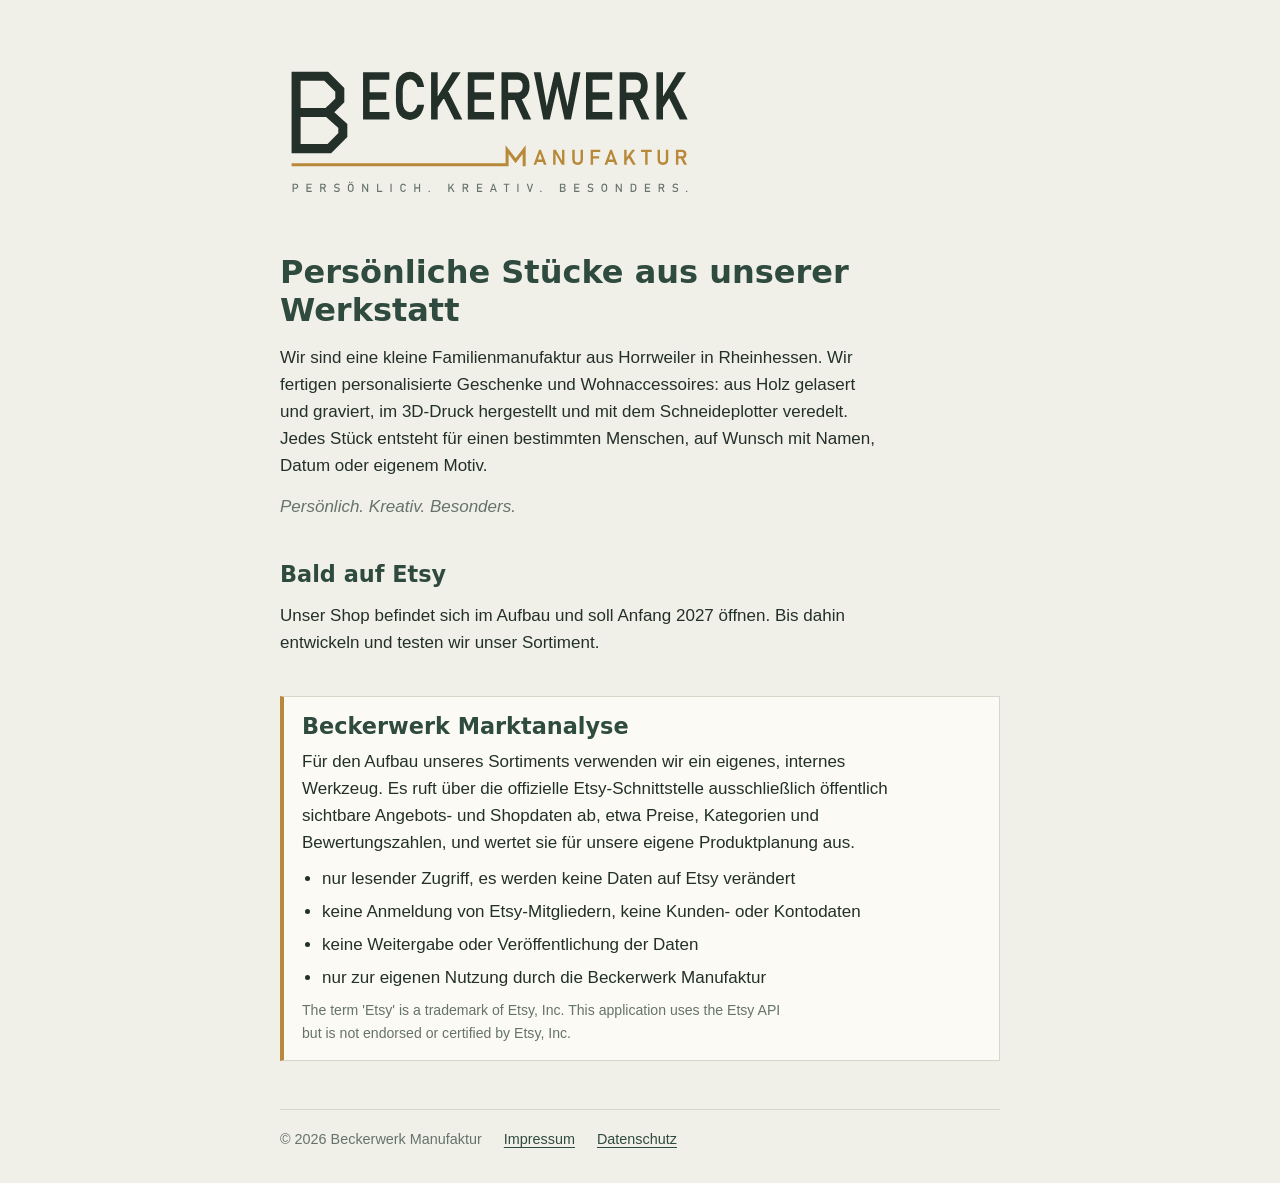
<file: index.html>
<!doctype html>
<html lang="de">
<head>
  <meta charset="utf-8">
  <meta name="viewport" content="width=device-width, initial-scale=1">
  <title>Beckerwerk Manufaktur</title>
  <meta name="description" content="Beckerwerk Manufaktur: personalisierte Geschenke und Wohnaccessoires aus Holz, gelasert, graviert und im 3D-Druck gefertigt.">
  <link rel="icon" href="assets/favicon.svg" type="image/svg+xml">
  <link rel="stylesheet" href="style.css">
</head>
<body>
  <div class="seite">
    <header class="kopf">
      <img src="assets/wortmarke-leitspruch.svg" alt="Beckerwerk Manufaktur – Persönlich. Kreativ. Besonders." width="418" height="156">
    </header>

    <main class="seite-inhalt">
      <section>
        <h1>Persönliche Stücke aus unserer Werkstatt</h1>
        <p>Wir sind eine kleine Familienmanufaktur aus Horrweiler in Rheinhessen. Wir fertigen personalisierte Geschenke und Wohnaccessoires: aus Holz gelasert und graviert, im 3D-Druck hergestellt und mit dem Schneideplotter veredelt. Jedes Stück entsteht für einen bestimmten Menschen, auf Wunsch mit Namen, Datum oder eigenem Motiv.</p>
        <p class="leitspruch">Persönlich. Kreativ. Besonders.</p>
      </section>

      <section>
        <h2>Bald auf Etsy</h2>
        <p>Unser Shop befindet sich im Aufbau und soll Anfang 2027 öffnen. Bis dahin entwickeln und testen wir unser Sortiment.</p>
      </section>

      <section class="hinweis" id="marktanalyse">
        <h2>Beckerwerk Marktanalyse</h2>
        <p>Für den Aufbau unseres Sortiments verwenden wir ein eigenes, internes Werkzeug. Es ruft über die offizielle Etsy-Schnittstelle ausschließlich öffentlich sichtbare Angebots- und Shopdaten ab, etwa Preise, Kategorien und Bewertungszahlen, und wertet sie für unsere eigene Produktplanung aus.</p>
        <ul>
          <li>nur lesender Zugriff, es werden keine Daten auf Etsy verändert</li>
          <li>keine Anmeldung von Etsy-Mitgliedern, keine Kunden- oder Kontodaten</li>
          <li>keine Weitergabe oder Veröffentlichung der Daten</li>
          <li>nur zur eigenen Nutzung durch die Beckerwerk Manufaktur</li>
        </ul>
        <p class="klein" lang="en">The term 'Etsy' is a trademark of Etsy, Inc. This application uses the Etsy API but is not endorsed or certified by Etsy, Inc.</p>
      </section>
    </main>

    <footer class="fuss">
      <span>© 2026 Beckerwerk Manufaktur</span>
      <a href="impressum.html">Impressum</a>
      <a href="datenschutz.html">Datenschutz</a>
    </footer>
  </div>
</body>
</html>
</file>
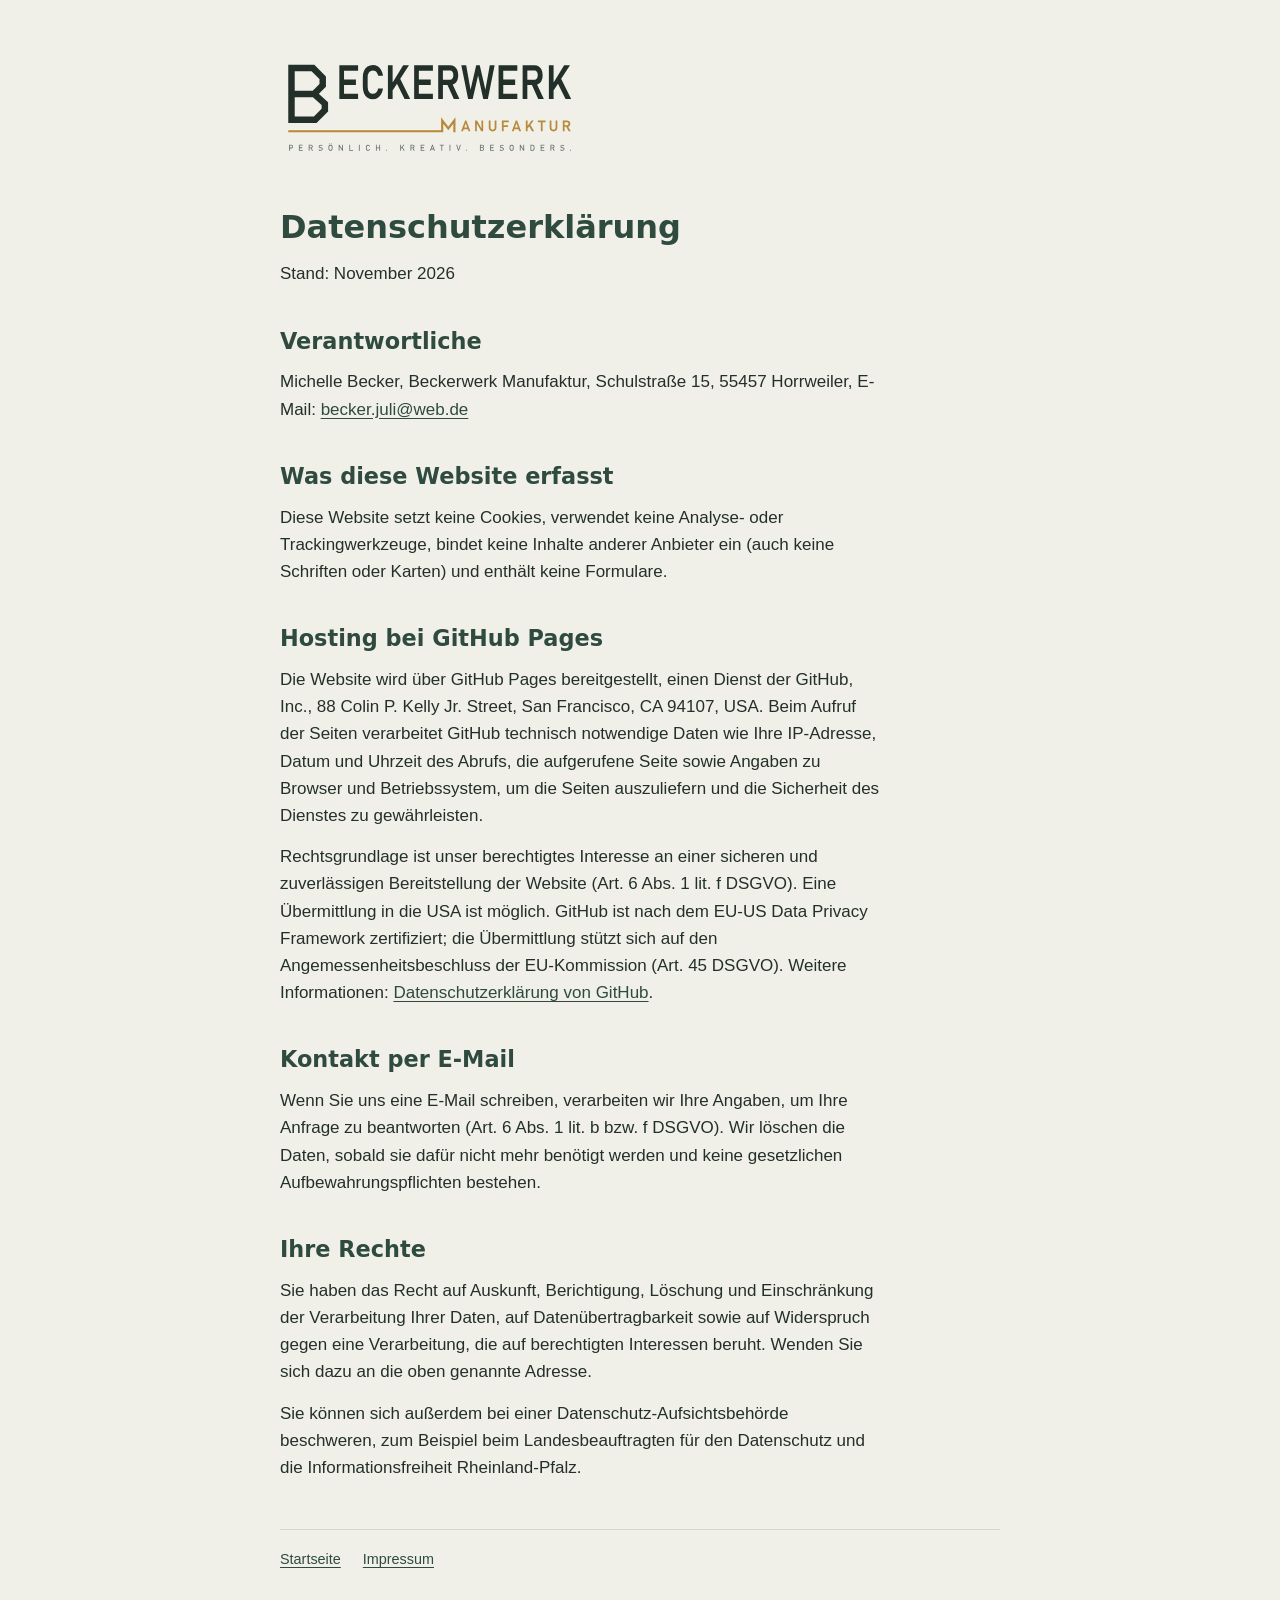
<file: datenschutz.html>
<!doctype html>
<html lang="de">
<head>
  <meta charset="utf-8">
  <meta name="viewport" content="width=device-width, initial-scale=1">
  <title>Datenschutz · Beckerwerk Manufaktur</title>
  <meta name="robots" content="noindex">
  <link rel="icon" href="assets/favicon.svg" type="image/svg+xml">
  <link rel="stylesheet" href="style.css">
</head>
<body>
  <div class="seite">
    <header class="kopf">
      <a href="index.html"><img src="assets/wortmarke-leitspruch.svg" alt="Beckerwerk Manufaktur – zur Startseite" width="418" height="156"></a>
    </header>

    <main>
      <section>
        <h1>Datenschutzerklärung</h1>
        <p>Stand: November 2026</p>
      </section>

      <section>
        <h2>Verantwortliche</h2>
        <p>Michelle Becker, Beckerwerk Manufaktur, Schulstraße 15, 55457 Horrweiler, E-Mail: <a href="mailto:becker.juli@web.de">becker.juli@web.de</a></p>
      </section>

      <section>
        <h2>Was diese Website erfasst</h2>
        <p>Diese Website setzt keine Cookies, verwendet keine Analyse- oder Trackingwerkzeuge, bindet keine Inhalte anderer Anbieter ein (auch keine Schriften oder Karten) und enthält keine Formulare.</p>
      </section>

      <section>
        <h2>Hosting bei GitHub Pages</h2>
        <p>Die Website wird über GitHub Pages bereitgestellt, einen Dienst der GitHub, Inc., 88 Colin P. Kelly Jr. Street, San Francisco, CA 94107, USA. Beim Aufruf der Seiten verarbeitet GitHub technisch notwendige Daten wie Ihre IP-Adresse, Datum und Uhrzeit des Abrufs, die aufgerufene Seite sowie Angaben zu Browser und Betriebssystem, um die Seiten auszuliefern und die Sicherheit des Dienstes zu gewährleisten.</p>
        <p>Rechtsgrundlage ist unser berechtigtes Interesse an einer sicheren und zuverlässigen Bereitstellung der Website (Art. 6 Abs. 1 lit. f DSGVO). Eine Übermittlung in die USA ist möglich. GitHub ist nach dem EU-US Data Privacy Framework zertifiziert; die Übermittlung stützt sich auf den Angemessenheitsbeschluss der EU-Kommission (Art. 45 DSGVO). Weitere Informationen: <a href="https://docs.github.com/de/site-policy/privacy-policies/github-general-privacy-statement">Datenschutzerklärung von GitHub</a>.</p>
      </section>

      <section>
        <h2>Kontakt per E-Mail</h2>
        <p>Wenn Sie uns eine E-Mail schreiben, verarbeiten wir Ihre Angaben, um Ihre Anfrage zu beantworten (Art. 6 Abs. 1 lit. b bzw. f DSGVO). Wir löschen die Daten, sobald sie dafür nicht mehr benötigt werden und keine gesetzlichen Aufbewahrungspflichten bestehen.</p>
      </section>

      <section>
        <h2>Ihre Rechte</h2>
        <p>Sie haben das Recht auf Auskunft, Berichtigung, Löschung und Einschränkung der Verarbeitung Ihrer Daten, auf Datenübertragbarkeit sowie auf Widerspruch gegen eine Verarbeitung, die auf berechtigten Interessen beruht. Wenden Sie sich dazu an die oben genannte Adresse.</p>
        <p>Sie können sich außerdem bei einer Datenschutz-Aufsichtsbehörde beschweren, zum Beispiel beim Landesbeauftragten für den Datenschutz und die Informationsfreiheit Rheinland-Pfalz.</p>
      </section>
    </main>

    <footer class="fuss">
      <a href="index.html">Startseite</a>
      <a href="impressum.html">Impressum</a>
    </footer>
  </div>
</body>
</html>
</file>
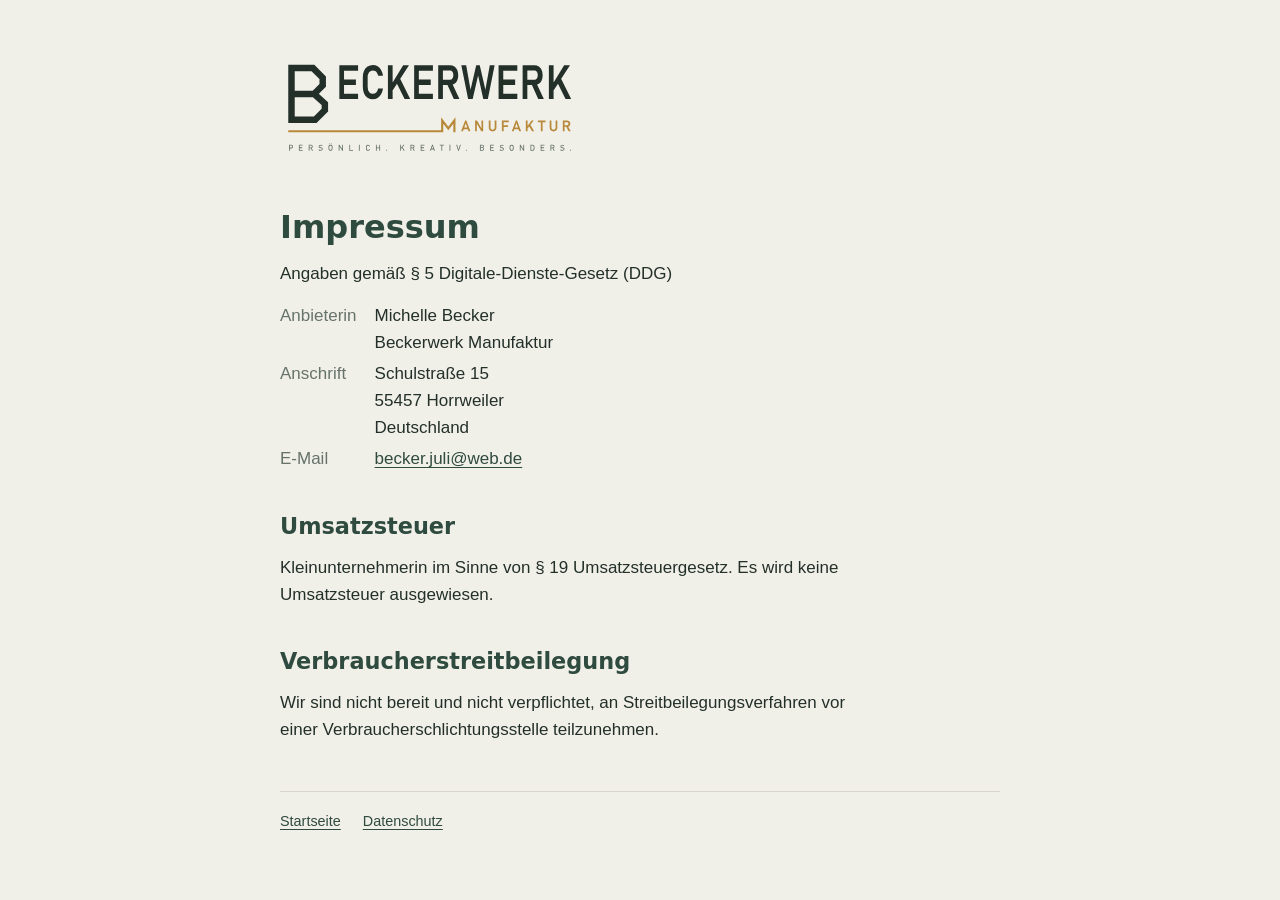
<file: impressum.html>
<!doctype html>
<html lang="de">
<head>
  <meta charset="utf-8">
  <meta name="viewport" content="width=device-width, initial-scale=1">
  <title>Impressum · Beckerwerk Manufaktur</title>
  <meta name="robots" content="noindex">
  <link rel="icon" href="assets/favicon.svg" type="image/svg+xml">
  <link rel="stylesheet" href="style.css">
</head>
<body>
  <div class="seite">
    <header class="kopf">
      <a href="index.html"><img src="assets/wortmarke-leitspruch.svg" alt="Beckerwerk Manufaktur – zur Startseite" width="418" height="156"></a>
    </header>

    <main>
      <section>
        <h1>Impressum</h1>
        <p>Angaben gemäß § 5 Digitale-Dienste-Gesetz (DDG)</p>
        <dl>
          <dt>Anbieterin</dt>
          <dd>Michelle Becker<br>Beckerwerk Manufaktur</dd>
          <dt>Anschrift</dt>
          <dd>Schulstraße 15<br>55457 Horrweiler<br>Deutschland</dd>
          <dt>E-Mail</dt>
          <dd><a href="mailto:becker.juli@web.de">becker.juli@web.de</a></dd>
        </dl>
      </section>

      <section>
        <h2>Umsatzsteuer</h2>
        <p>Kleinunternehmerin im Sinne von § 19 Umsatzsteuergesetz. Es wird keine Umsatzsteuer ausgewiesen.</p>
      </section>

      <section>
        <h2>Verbraucherstreitbeilegung</h2>
        <p>Wir sind nicht bereit und nicht verpflichtet, an Streitbeilegungsverfahren vor einer Verbraucherschlichtungsstelle teilzunehmen.</p>
      </section>
    </main>

    <footer class="fuss">
      <a href="index.html">Startseite</a>
      <a href="datenschutz.html">Datenschutz</a>
    </footer>
  </div>
</body>
</html>
</file>
<file: style.css>
/* Beckerwerk Manufaktur – Farben laut Markenkonzept; nur Systemschriften, keine externen Dateien */
:root {
  --tanne: #2F4A3F;
  --messing: #B8893A;
  --leinen: #F1F0E8;
  --tinte: #23302A;
  --nebel: #66736B;
  --papier: #FBFAF5;
  --linie: #D8D6CA;
  --f-kopf: Bahnschrift, "DIN Alternate", "Arial Narrow", system-ui, sans-serif;
  --f-text: "Segoe UI", Arial, system-ui, sans-serif;
}

* { box-sizing: border-box; }

html { background: var(--leinen); }

body {
  margin: 0;
  background: var(--leinen);
  color: var(--tinte);
  font-family: var(--f-text);
  font-size: 17px;
  line-height: 1.6;
}

.seite {
  max-width: 760px;
  margin: 0 auto;
  padding: 48px max(20px, env(safe-area-inset-right, 0px)) 32px max(20px, env(safe-area-inset-left, 0px));
  display: grid;
  gap: 48px;
}

.kopf { display: grid; gap: 20px; justify-items: start; }
.kopf img { width: min(100%, 420px); height: auto; }
.kopf a { line-height: 0; }

h1, h2, h3 {
  font-family: var(--f-kopf);
  color: var(--tanne);
  line-height: 1.2;
  font-weight: 600;
  margin: 0;
}
h1 { font-size: 2rem; }
h2 { font-size: 1.4rem; }
h3 { font-size: 1.08rem; }

p, ul { margin: 0; max-width: 64ch; }
ul { padding-left: 20px; display: grid; gap: 6px; }

main { display: grid; gap: 40px; }
section { display: grid; gap: 14px; }

.leitspruch { font-style: italic; color: var(--nebel); }

.hinweis {
  background: var(--papier);
  border: 1px solid var(--linie);
  border-left: 4px solid var(--messing);
  padding: 16px 18px;
  display: grid;
  gap: 8px;
}

.klein { font-size: 0.88rem; color: var(--nebel); }

a { color: var(--tanne); text-underline-offset: 3px; }
a:hover { color: var(--tinte); }
a:focus-visible { outline: 2px solid var(--messing); outline-offset: 2px; }

dl { margin: 0; display: grid; grid-template-columns: max-content 1fr; gap: 4px 18px; }
dt { color: var(--nebel); }
dd { margin: 0; }

.fuss {
  border-top: 1px solid var(--linie);
  padding-top: 18px;
  display: flex;
  flex-wrap: wrap;
  gap: 8px 22px;
  font-size: 0.9rem;
  color: var(--nebel);
}

@media (max-width: 480px) {
  body { font-size: 16px; }
  h1 { font-size: 1.6rem; }
  dl { grid-template-columns: 1fr; }
  dt { margin-top: 8px; }
}
</file>
